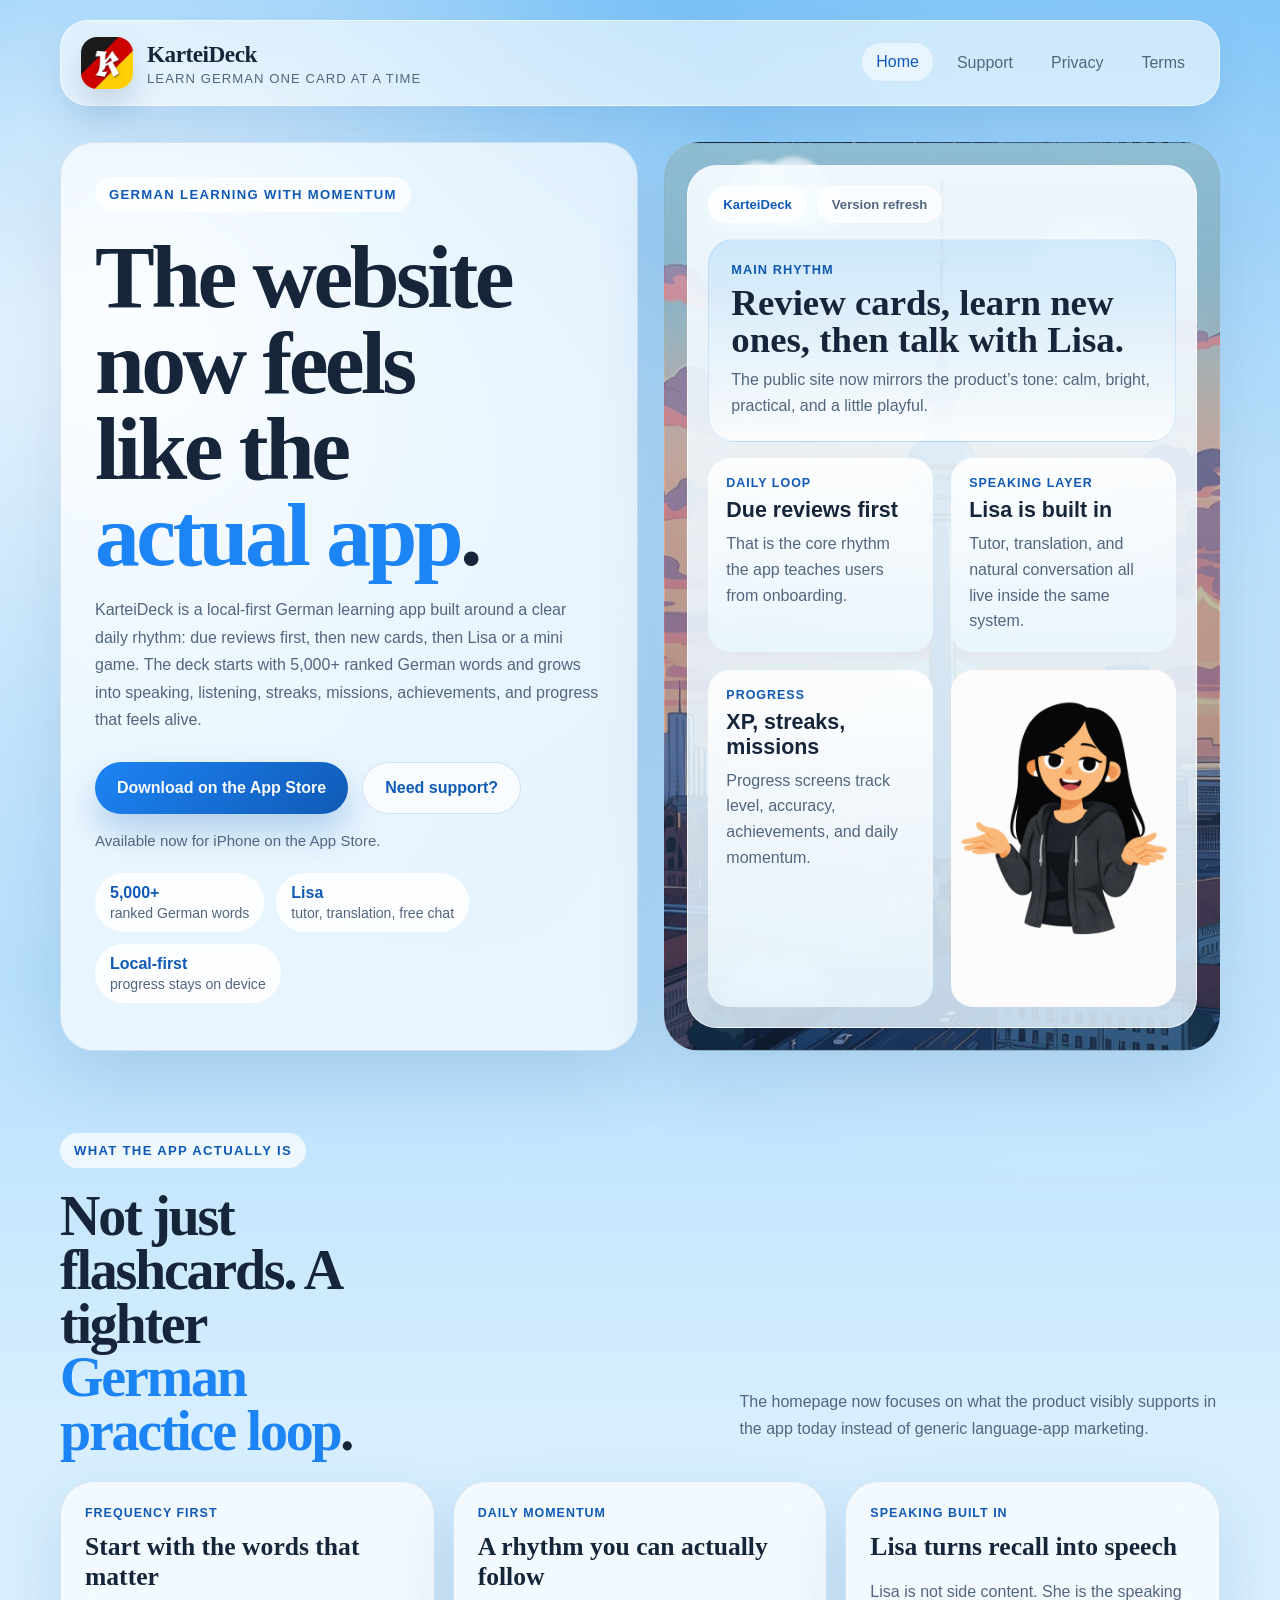
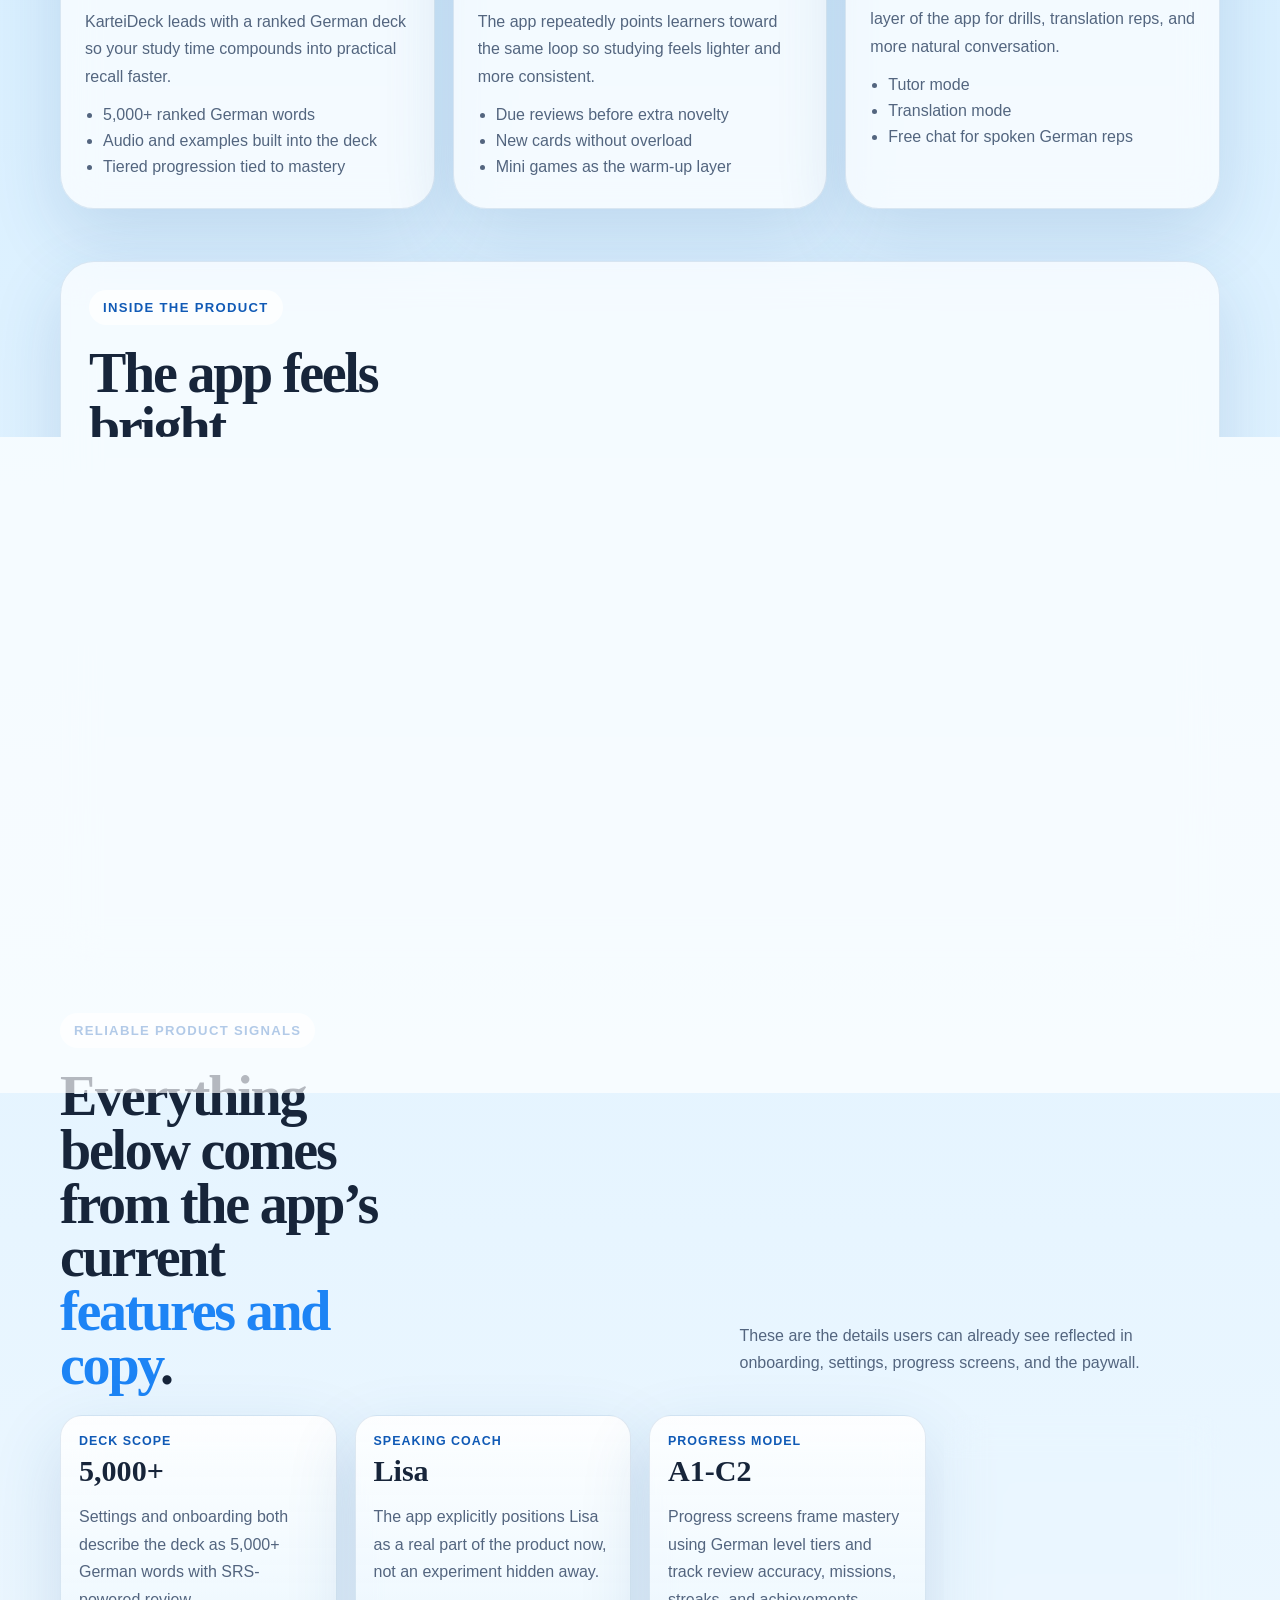
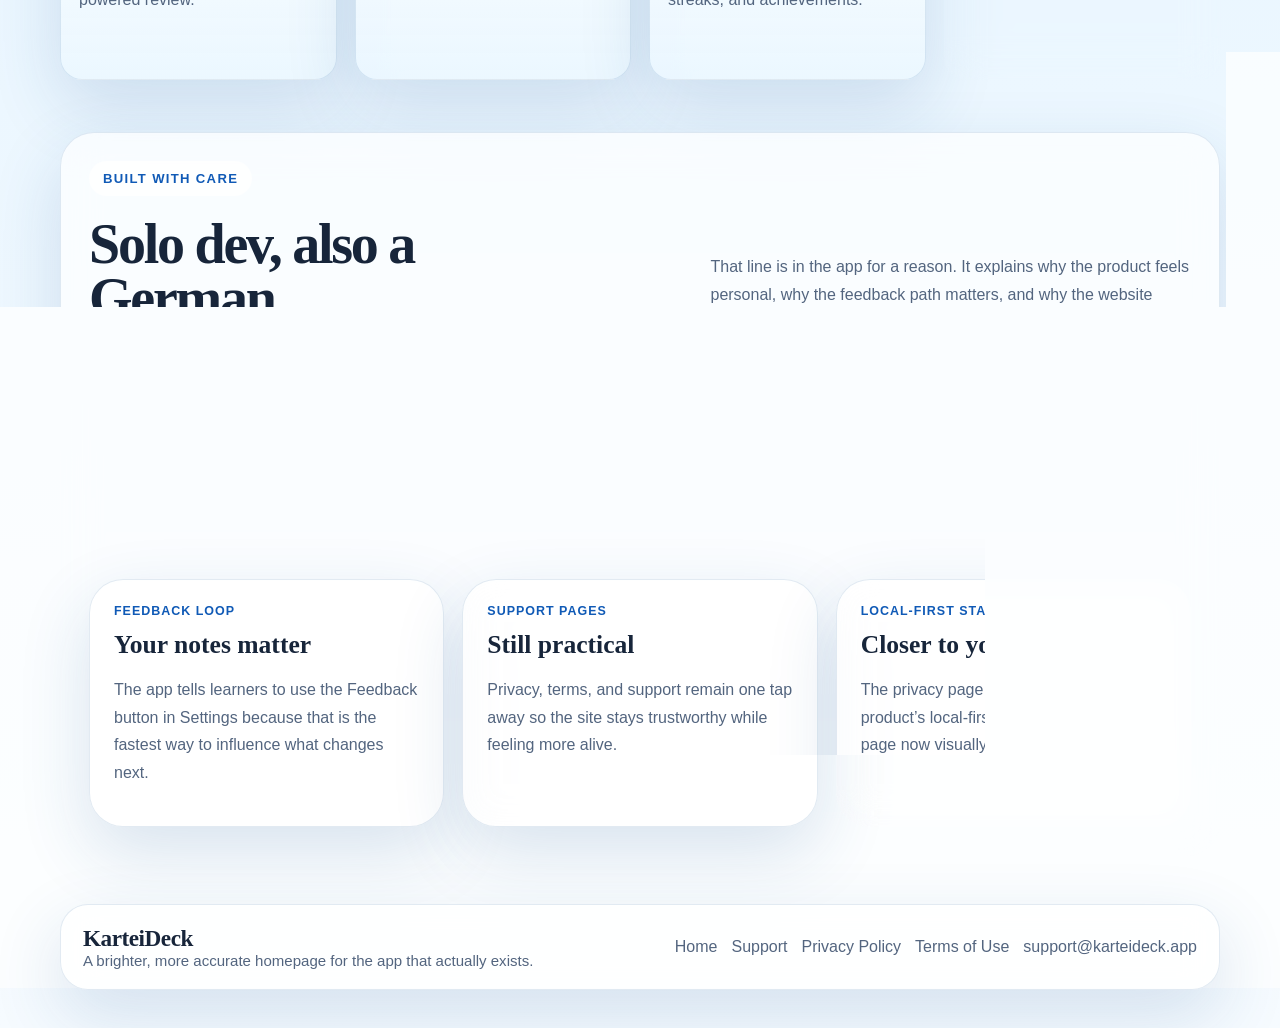
<file: index.html>
<!DOCTYPE html>
<html lang="en">
<head>
  <meta charset="UTF-8">
  <meta name="viewport" content="width=device-width, initial-scale=1.0">
  <title>KarteiDeck | Learn German one card at a time</title>
  <meta name="description" content="KarteiDeck is a German learning app with 5,000+ ranked words, spaced repetition, Lisa conversation practice, mini games, streaks, and local-first progress.">
  <link rel="stylesheet" href="styles.css">
</head>
<body>
  <div class="page-shell">
    <header class="site-header fade-in">
      <nav class="nav">
        <a class="brand" href="index.html">
          <img class="brand-mark" src="assets/app-icon.jpg" alt="KarteiDeck app icon">
          <span class="brand-copy">
            <span class="brand-name">KarteiDeck</span>
            <span class="brand-tag">Learn German one card at a time</span>
          </span>
        </a>
        <div class="nav-links">
          <a class="active" href="index.html">Home</a>
          <a href="support.html">Support</a>
          <a href="privacy.html">Privacy</a>
          <a href="terms-of-use.html">Terms</a>
        </div>
      </nav>
    </header>

    <main>
      <section class="hero hero-app">
        <div class="hero-panel hero-copy fade-in delay-1">
          <div class="eyebrow">German learning with momentum</div>
          <h1 class="hero-title">The website now feels like the <span class="accent-text">actual app</span>.</h1>
          <p class="hero-subtitle">
            KarteiDeck is a local-first German learning app built around a clear daily rhythm:
            due reviews first, then new cards, then Lisa or a mini game. The deck starts with
            5,000+ ranked German words and grows into speaking, listening, streaks, missions,
            achievements, and progress that feels alive.
          </p>
          <div class="hero-actions">
            <a class="button" href="https://apps.apple.com/us/app/karteideck/id6760624597" target="_blank" rel="noreferrer">Download on the App Store</a>
            <a class="button-secondary" href="support.html">Need support?</a>
          </div>
          <div class="hero-footnote">Available now for iPhone on the App Store.</div>

          <div class="hero-pill-row">
            <div class="signal-pill">
              <span class="signal-value">5,000+</span>
              <span class="signal-label">ranked German words</span>
            </div>
            <div class="signal-pill">
              <span class="signal-value">Lisa</span>
              <span class="signal-label">tutor, translation, free chat</span>
            </div>
            <div class="signal-pill">
              <span class="signal-value">Local-first</span>
              <span class="signal-label">progress stays on device</span>
            </div>
          </div>
        </div>

        <div class="hero-panel hero-stage fade-in delay-2">
          <div class="cloud cloud-one"></div>
          <div class="cloud cloud-two"></div>
          <div class="cloud cloud-three"></div>

          <div class="scene-card app-scene">
            <div class="scene-topbar">
              <div class="scene-badge">KarteiDeck</div>
              <div class="scene-badge scene-badge-soft">Version refresh</div>
            </div>

            <div class="scene-banner">
              <div>
                <div class="scene-kicker">Main rhythm</div>
                <h2>Review cards, learn new ones, then talk with Lisa.</h2>
                <p>The public site now mirrors the product’s tone: calm, bright, practical, and a little playful.</p>
              </div>
            </div>

            <div class="scene-grid">
              <article class="dashboard-tile">
                <span class="tile-label">Daily loop</span>
                <strong>Due reviews first</strong>
                <p>That is the core rhythm the app teaches users from onboarding.</p>
              </article>
              <article class="dashboard-tile">
                <span class="tile-label">Speaking layer</span>
                <strong>Lisa is built in</strong>
                <p>Tutor, translation, and natural conversation all live inside the same system.</p>
              </article>
              <article class="dashboard-tile">
                <span class="tile-label">Progress</span>
                <strong>XP, streaks, missions</strong>
                <p>Progress screens track level, accuracy, achievements, and daily momentum.</p>
              </article>
              <article class="dashboard-tile image-tile">
                <img src="assets/lisa-coach.png" alt="Lisa coach artwork from KarteiDeck">
              </article>
            </div>
          </div>
        </div>
      </section>

      <section class="section">
        <div class="section-header">
          <div>
            <div class="eyebrow">What the app actually is</div>
            <h2 class="section-title">Not just flashcards. A tighter <span class="accent-text">German practice loop</span>.</h2>
          </div>
          <p class="section-copy">
            The homepage now focuses on what the product visibly supports in the app today instead of generic language-app marketing.
          </p>
        </div>

        <div class="feature-grid">
          <article class="feature-card fade-in">
            <div class="feature-kicker">Frequency first</div>
            <h3>Start with the words that matter</h3>
            <p>KarteiDeck leads with a ranked German deck so your study time compounds into practical recall faster.</p>
            <ul class="feature-list">
              <li>5,000+ ranked German words</li>
              <li>Audio and examples built into the deck</li>
              <li>Tiered progression tied to mastery</li>
            </ul>
          </article>

          <article class="feature-card fade-in delay-1">
            <div class="feature-kicker">Daily momentum</div>
            <h3>A rhythm you can actually follow</h3>
            <p>The app repeatedly points learners toward the same loop so studying feels lighter and more consistent.</p>
            <ul class="feature-list">
              <li>Due reviews before extra novelty</li>
              <li>New cards without overload</li>
              <li>Mini games as the warm-up layer</li>
            </ul>
          </article>

          <article class="feature-card fade-in delay-2">
            <div class="feature-kicker">Speaking built in</div>
            <h3>Lisa turns recall into speech</h3>
            <p>Lisa is not side content. She is the speaking layer of the app for drills, translation reps, and more natural conversation.</p>
            <ul class="feature-list">
              <li>Tutor mode</li>
              <li>Translation mode</li>
              <li>Free chat for spoken German reps</li>
            </ul>
          </article>
        </div>
      </section>

      <section class="section">
        <div class="section-panel">
          <div class="section-header">
            <div>
              <div class="eyebrow">Inside the product</div>
              <h2 class="section-title">The app feels bright, friendly, and <span class="accent-text">seriously useful</span>.</h2>
            </div>
            <p class="section-copy">
              KarteiDeck’s interface leans sky-blue, rounded, and glassy on purpose. The site now follows that same language instead of fighting it.
            </p>
          </div>

          <div class="timeline">
            <article class="timeline-step">
              <div class="step-number">01</div>
              <h3>Launch into a light, airy world</h3>
              <p>The app opens with blue skies, clouds, soft gradients, and a calm “Loading your deck...” mood instead of something dark or aggressive.</p>
            </article>

            <article class="timeline-step">
              <div class="step-number">02</div>
              <h3>See progress everywhere</h3>
              <p>XP, streaks, level framing, missions, achievements, banners, and mastery all reinforce that you are moving forward.</p>
            </article>

            <article class="timeline-step">
              <div class="step-number">03</div>
              <h3>Keep the product personal</h3>
              <p>The app openly says it is built by one developer who is also learning German. That honesty belongs on the website too.</p>
            </article>
          </div>
        </div>
      </section>

      <section class="section">
        <div class="section-header">
          <div>
            <div class="eyebrow">Reliable product signals</div>
            <h2 class="section-title">Everything below comes from the app’s current <span class="accent-text">features and copy</span>.</h2>
          </div>
          <p class="section-copy">
            These are the details users can already see reflected in onboarding, settings, progress screens, and the paywall.
          </p>
        </div>

        <div class="metrics-band truth-grid">
          <div class="metric-card">
            <span class="metric-label">Deck scope</span>
            <span class="metric-value">5,000+</span>
            <p class="body-copy">Settings and onboarding both describe the deck as 5,000+ German words with SRS-powered review.</p>
          </div>
          <div class="metric-card">
            <span class="metric-label">Speaking coach</span>
            <span class="metric-value">Lisa</span>
            <p class="body-copy">The app explicitly positions Lisa as a real part of the product now, not an experiment hidden away.</p>
          </div>
          <div class="metric-card">
            <span class="metric-label">Progress model</span>
            <span class="metric-value">A1-C2</span>
            <p class="body-copy">Progress screens frame mastery using German level tiers and track review accuracy, missions, streaks, and achievements.</p>
          </div>
          <div class="metric-card">
            <span class="metric-label">Pro extras</span>
            <span class="metric-value">More cards, banners, rekindle</span>
            <p class="body-copy">The paywall highlights more cards daily, all banners, streak rekindle, weekend 2× XP, and all cosmetics.</p>
          </div>
        </div>
      </section>

      <section class="section">
        <div class="section-panel">
          <div class="section-header">
            <div>
              <div class="eyebrow">Built with care</div>
              <h2 class="section-title">Solo dev, also a German learner.</h2>
            </div>
            <p class="section-copy">
              That line is in the app for a reason. It explains why the product feels personal, why the feedback path matters, and why the website should feel close to the product instead of polished into something generic.
            </p>
          </div>

          <div class="quote-panel">
            <p>
              “This app is built by one person who is learning German too. Your feedback genuinely shapes what gets built next.”
            </p>
            <span>From KarteiDeck onboarding</span>
          </div>

          <div class="feature-grid compact-grid">
            <article class="feature-card">
              <div class="feature-kicker">Feedback loop</div>
              <h3>Your notes matter</h3>
              <p>The app tells learners to use the Feedback button in Settings because that is the fastest way to influence what changes next.</p>
            </article>
            <article class="feature-card">
              <div class="feature-kicker">Support pages</div>
              <h3>Still practical</h3>
              <p>Privacy, terms, and support remain one tap away so the site stays trustworthy while feeling more alive.</p>
            </article>
            <article class="feature-card">
              <div class="feature-kicker">Local-first stance</div>
              <h3>Closer to your device</h3>
              <p>The privacy page already reflects the product’s local-first posture, so the landing page now visually supports that same sense of grounded trust.</p>
            </article>
          </div>
        </div>
      </section>
    </main>

    <footer class="site-footer">
      <div class="footer-card">
        <div>
          <div class="brand-name">KarteiDeck</div>
          <div class="footer-copy">A brighter, more accurate homepage for the app that actually exists.</div>
        </div>
        <div class="footer-links">
          <a href="index.html">Home</a>
          <a href="support.html">Support</a>
          <a href="privacy.html">Privacy Policy</a>
          <a href="terms-of-use.html">Terms of Use</a>
          <a href="mailto:support@karteideck.app">support@karteideck.app</a>
        </div>
      </div>
    </footer>
  </div>
</body>
</html>
</file>
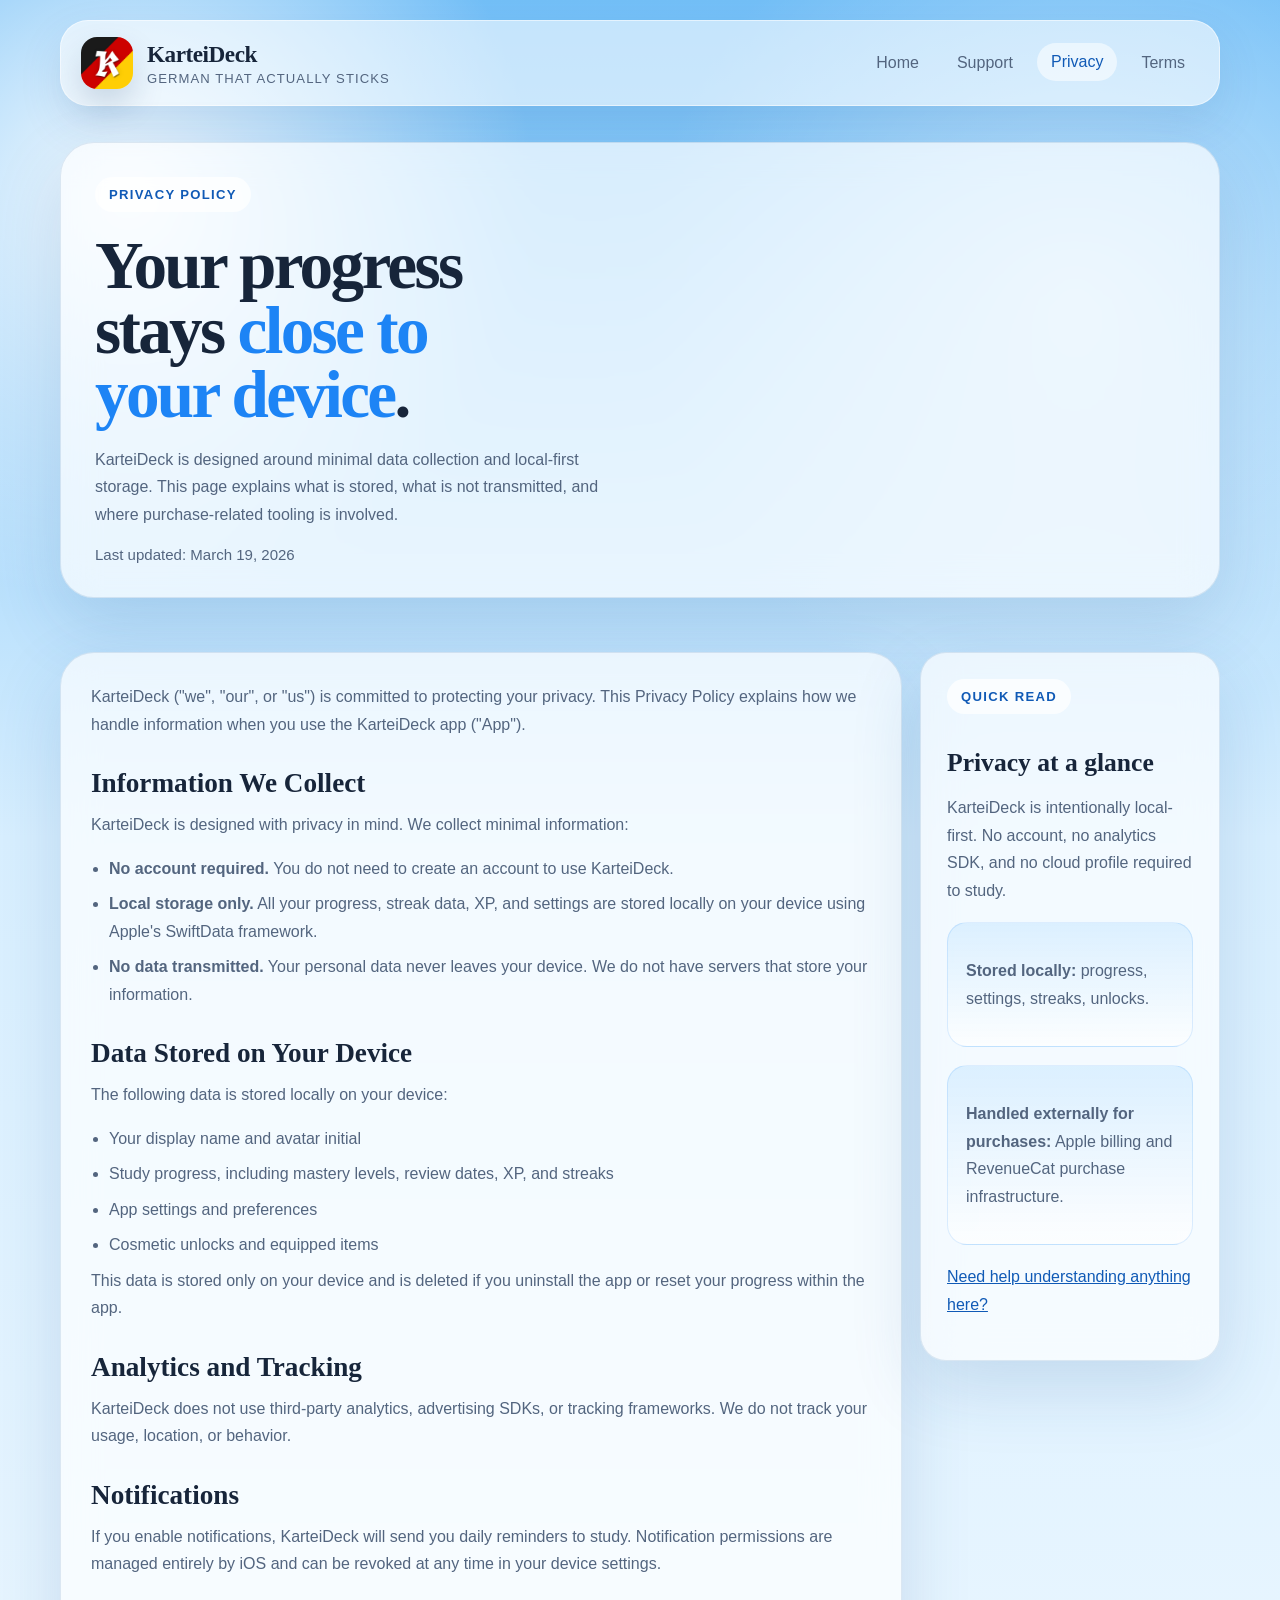
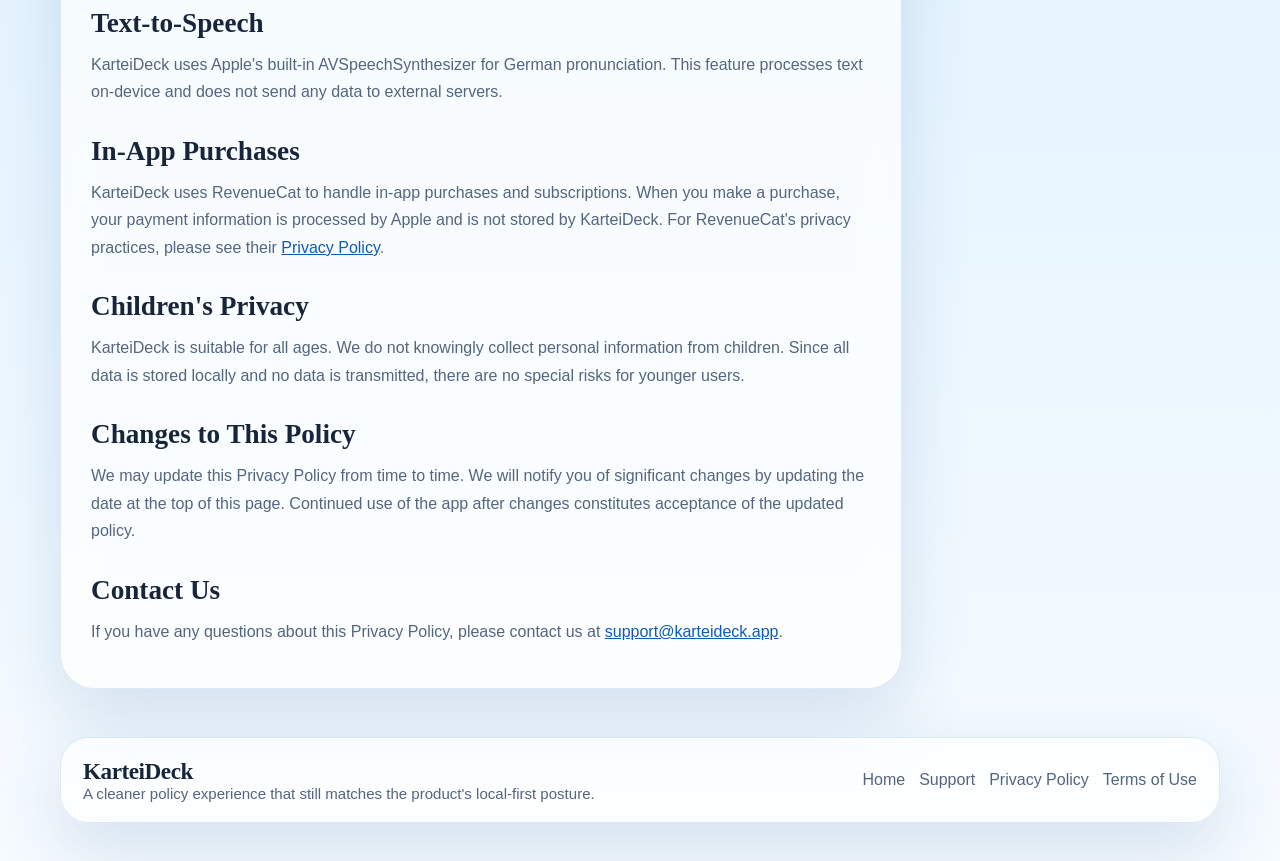
<file: privacy.html>
<!DOCTYPE html>
<html lang="en">
<head>
  <meta charset="UTF-8">
  <meta name="viewport" content="width=device-width, initial-scale=1.0">
  <title>Privacy Policy | KarteiDeck</title>
  <meta name="description" content="Read the KarteiDeck privacy policy, including local device storage, notifications, and purchase processing details.">
  <link rel="stylesheet" href="styles.css">
</head>
<body>
  <div class="page-shell">
    <header class="site-header fade-in">
      <nav class="nav">
        <a class="brand" href="index.html">
          <img class="brand-mark" src="assets/app-icon.jpg" alt="KarteiDeck app icon">
          <span class="brand-copy">
            <span class="brand-name">KarteiDeck</span>
            <span class="brand-tag">German that actually sticks</span>
          </span>
        </a>
        <div class="nav-links">
          <a href="index.html">Home</a>
          <a href="support.html">Support</a>
          <a class="active" href="privacy.html">Privacy</a>
          <a href="terms-of-use.html">Terms</a>
        </div>
      </nav>
    </header>

    <main>
      <section class="page-hero">
        <div class="hero-panel page-hero-card fade-in delay-1">
          <div class="eyebrow">Privacy Policy</div>
          <h1 class="page-title">Your progress stays <span class="accent-text">close to your device</span>.</h1>
          <p class="page-subtitle">
            KarteiDeck is designed around minimal data collection and local-first storage. This page explains what is stored,
            what is not transmitted, and where purchase-related tooling is involved.
          </p>
          <div class="meta-row">Last updated: March 19, 2026</div>
        </div>
      </section>

      <section class="section">
        <div class="legal-grid">
          <article class="article-shell fade-in">
            <p>KarteiDeck ("we", "our", or "us") is committed to protecting your privacy. This Privacy Policy explains how we handle information when you use the KarteiDeck app ("App").</p>

            <h2>Information We Collect</h2>
            <p>KarteiDeck is designed with privacy in mind. We collect minimal information:</p>
            <ul>
              <li><strong>No account required.</strong> You do not need to create an account to use KarteiDeck.</li>
              <li><strong>Local storage only.</strong> All your progress, streak data, XP, and settings are stored locally on your device using Apple's SwiftData framework.</li>
              <li><strong>No data transmitted.</strong> Your personal data never leaves your device. We do not have servers that store your information.</li>
            </ul>

            <h2>Data Stored on Your Device</h2>
            <p>The following data is stored locally on your device:</p>
            <ul>
              <li>Your display name and avatar initial</li>
              <li>Study progress, including mastery levels, review dates, XP, and streaks</li>
              <li>App settings and preferences</li>
              <li>Cosmetic unlocks and equipped items</li>
            </ul>
            <p>This data is stored only on your device and is deleted if you uninstall the app or reset your progress within the app.</p>

            <h2>Analytics and Tracking</h2>
            <p>KarteiDeck does not use third-party analytics, advertising SDKs, or tracking frameworks. We do not track your usage, location, or behavior.</p>

            <h2>Notifications</h2>
            <p>If you enable notifications, KarteiDeck will send you daily reminders to study. Notification permissions are managed entirely by iOS and can be revoked at any time in your device settings.</p>

            <h2>Text-to-Speech</h2>
            <p>KarteiDeck uses Apple's built-in AVSpeechSynthesizer for German pronunciation. This feature processes text on-device and does not send any data to external servers.</p>

            <h2>In-App Purchases</h2>
            <p>KarteiDeck uses RevenueCat to handle in-app purchases and subscriptions. When you make a purchase, your payment information is processed by Apple and is not stored by KarteiDeck. For RevenueCat's privacy practices, please see their <a href="https://www.revenuecat.com/privacy" target="_blank" rel="noreferrer">Privacy Policy</a>.</p>

            <h2>Children's Privacy</h2>
            <p>KarteiDeck is suitable for all ages. We do not knowingly collect personal information from children. Since all data is stored locally and no data is transmitted, there are no special risks for younger users.</p>

            <h2>Changes to This Policy</h2>
            <p>We may update this Privacy Policy from time to time. We will notify you of significant changes by updating the date at the top of this page. Continued use of the app after changes constitutes acceptance of the updated policy.</p>

            <h2>Contact Us</h2>
            <p>If you have any questions about this Privacy Policy, please contact us at <a href="mailto:support@karteideck.app">support@karteideck.app</a>.</p>
          </article>

          <aside class="legal-callout fade-in delay-1">
            <div class="eyebrow">Quick read</div>
            <h3>Privacy at a glance</h3>
            <p>KarteiDeck is intentionally local-first. No account, no analytics SDK, and no cloud profile required to study.</p>
            <div class="note-box">
              <p><strong>Stored locally:</strong> progress, settings, streaks, unlocks.</p>
            </div>
            <div class="note-box">
              <p><strong>Handled externally for purchases:</strong> Apple billing and RevenueCat purchase infrastructure.</p>
            </div>
            <p><a href="support.html">Need help understanding anything here?</a></p>
          </aside>
        </div>
      </section>
    </main>

    <footer class="site-footer">
      <div class="footer-card">
        <div>
          <div class="brand-name">KarteiDeck</div>
          <div class="footer-copy">A cleaner policy experience that still matches the product's local-first posture.</div>
        </div>
        <div class="footer-links">
          <a href="index.html">Home</a>
          <a href="support.html">Support</a>
          <a href="privacy.html">Privacy Policy</a>
          <a href="terms-of-use.html">Terms of Use</a>
        </div>
      </div>
    </footer>
  </div>
</body>
</html>
</file>
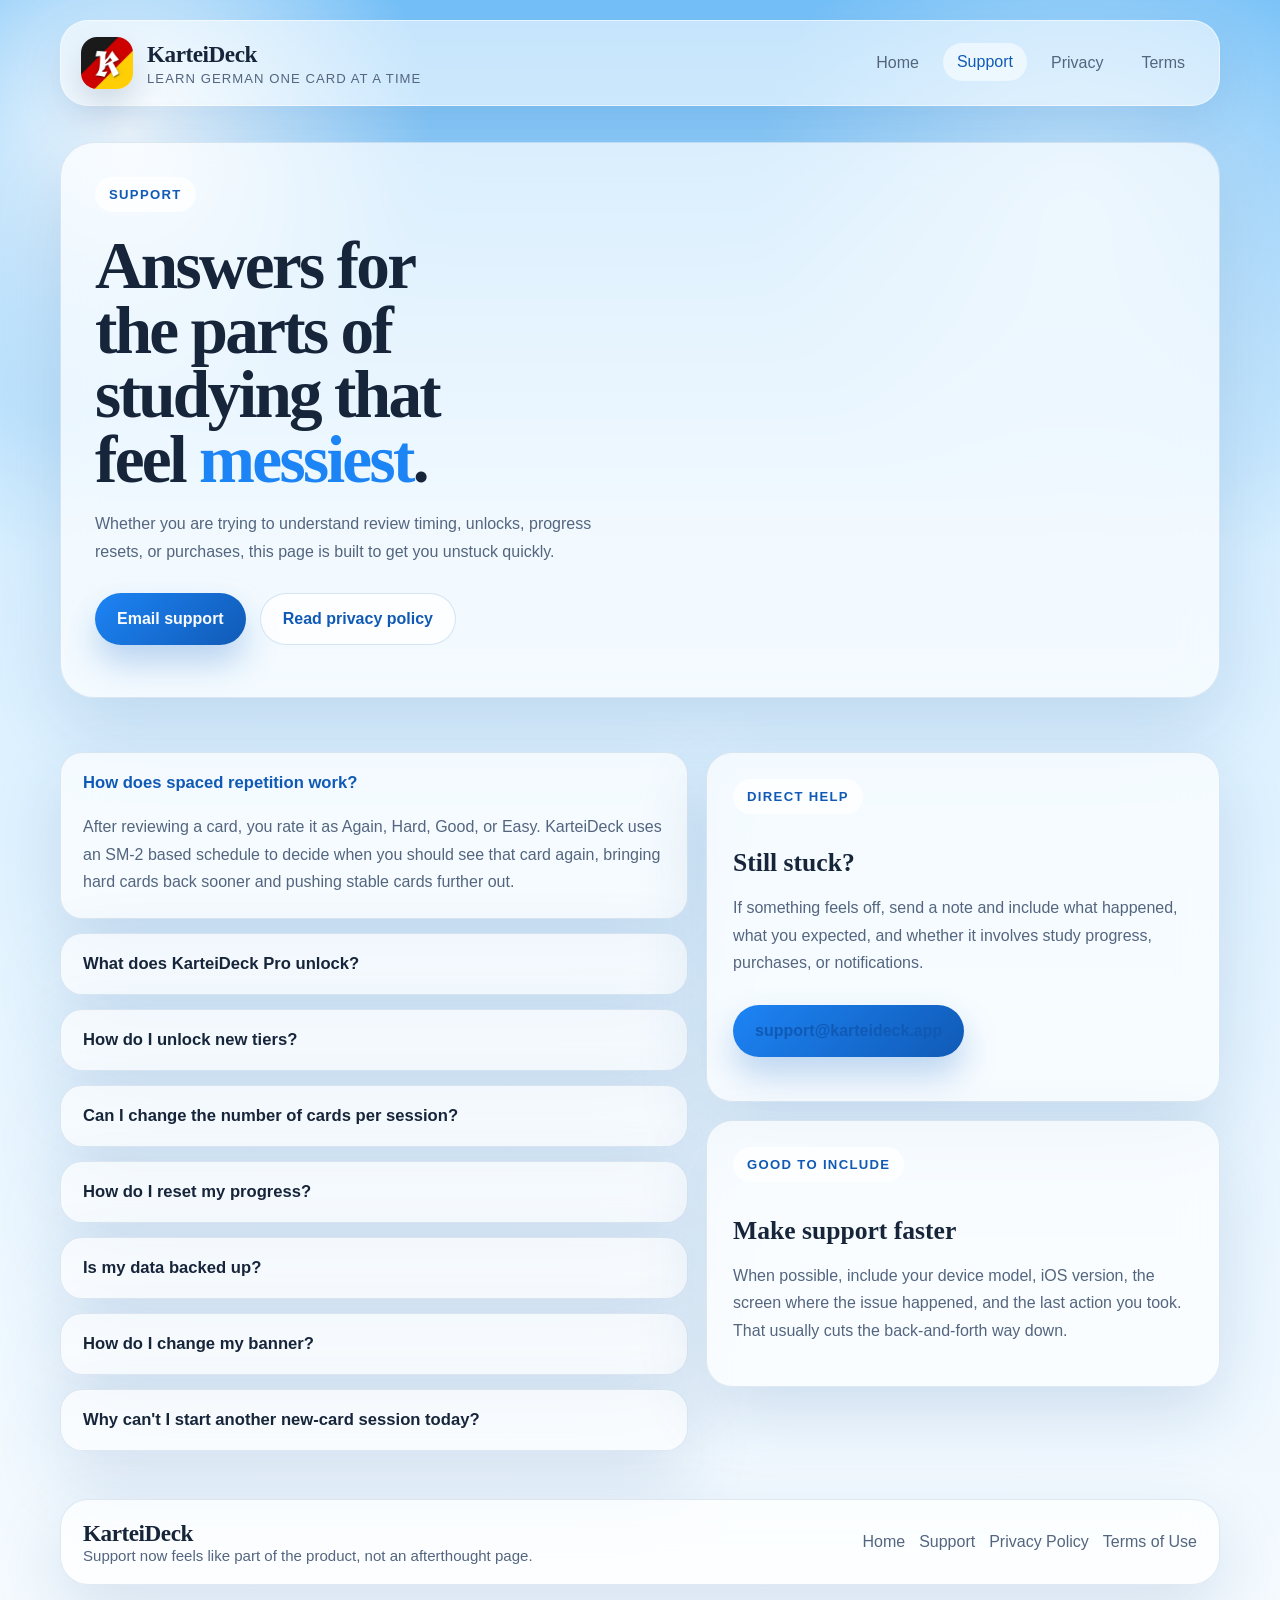
<file: support.html>
<!DOCTYPE html>
<html lang="en">
<head>
  <meta charset="UTF-8">
  <meta name="viewport" content="width=device-width, initial-scale=1.0">
  <title>Support | KarteiDeck</title>
  <meta name="description" content="KarteiDeck support, FAQ, and direct email help for study setup, subscriptions, streaks, and progress questions.">
  <link rel="stylesheet" href="styles.css">
</head>
<body>
  <div class="page-shell">
    <header class="site-header fade-in">
      <nav class="nav">
        <a class="brand" href="index.html">
          <img class="brand-mark" src="assets/app-icon.jpg" alt="KarteiDeck app icon">
          <span class="brand-copy">
            <span class="brand-name">KarteiDeck</span>
            <span class="brand-tag">Learn German one card at a time</span>
          </span>
        </a>
        <div class="nav-links">
          <a href="index.html">Home</a>
          <a class="active" href="support.html">Support</a>
          <a href="privacy.html">Privacy</a>
          <a href="terms-of-use.html">Terms</a>
        </div>
      </nav>
    </header>

    <main>
      <section class="page-hero">
        <div class="hero-panel page-hero-card fade-in delay-1">
          <div class="eyebrow">Support</div>
          <h1 class="page-title">Answers for the parts of studying that feel <span class="accent-text">messiest</span>.</h1>
          <p class="page-subtitle">
            Whether you are trying to understand review timing, unlocks, progress resets, or purchases, this page is built to get you unstuck quickly.
          </p>
          <div class="hero-actions">
            <a class="button" href="mailto:support@karteideck.app">Email support</a>
            <a class="button-secondary" href="privacy.html">Read privacy policy</a>
          </div>
        </div>
      </section>

      <section class="section">
        <div class="support-grid">
          <div class="faq-list">
            <details class="faq-item" open>
              <summary>How does spaced repetition work?</summary>
              <div class="faq-body">After reviewing a card, you rate it as Again, Hard, Good, or Easy. KarteiDeck uses an SM-2 based schedule to decide when you should see that card again, bringing hard cards back sooner and pushing stable cards further out.</div>
            </details>

            <details class="faq-item">
              <summary>What does KarteiDeck Pro unlock?</summary>
              <div class="faq-body">The app's Pro screen highlights more cards daily, all banners, streak rekindle, weekend 2× XP, and all cosmetics. If a setting opens the paywall, that feature is part of Pro.</div>
            </details>

            <details class="faq-item">
              <summary>How do I unlock new tiers?</summary>
              <div class="faq-body">Each tier opens when you reach Strong or Mastered status on enough words in the current tier. The system is designed to reward actual retention rather than quick exposure.</div>
            </details>

            <details class="faq-item">
              <summary>Can I change the number of cards per session?</summary>
              <div class="faq-body">Yes. In the app, go to Profile, then Settings, and adjust the sliders for new cards and review cards per session.</div>
            </details>

            <details class="faq-item">
              <summary>How do I reset my progress?</summary>
              <div class="faq-body">Go to Profile, then Settings, scroll to the data section, and choose the reset option. This clears cards, XP, streaks, and related local progress.</div>
            </details>

            <details class="faq-item">
              <summary>Is my data backed up?</summary>
              <div class="faq-body">Your data is stored locally on your device. If you delete the app, your progress may be lost. iCloud sync is not described on this site yet, so assume local-only behavior unless the product explicitly says otherwise.</div>
            </details>

            <details class="faq-item">
              <summary>How do I change my banner?</summary>
              <div class="faq-body">Open Profile and look for the Change Banner option. The app supports banner selection there, and the Pro screen says Pro unlocks the full banner set.</div>
            </details>

            <details class="faq-item">
              <summary>Why can't I start another new-card session today?</summary>
              <div class="faq-body">KarteiDeck limits new cards per day to protect memory consolidation. Due cards stay available, and your settings may let you tune the daily cap.</div>
            </details>
          </div>

          <aside class="support-grid-right">
            <article class="support-card fade-in delay-1">
              <div class="eyebrow">Direct help</div>
              <h3>Still stuck?</h3>
              <p>If something feels off, send a note and include what happened, what you expected, and whether it involves study progress, purchases, or notifications.</p>
              <div class="hero-actions">
                <a class="button" href="mailto:support@karteideck.app">support@karteideck.app</a>
              </div>
            </article>

            <article class="support-card fade-in delay-2">
              <div class="eyebrow">Good to include</div>
              <h3>Make support faster</h3>
              <p>When possible, include your device model, iOS version, the screen where the issue happened, and the last action you took. That usually cuts the back-and-forth way down.</p>
            </article>
          </aside>
        </div>
      </section>
    </main>

    <footer class="site-footer">
      <div class="footer-card">
        <div>
          <div class="brand-name">KarteiDeck</div>
          <div class="footer-copy">Support now feels like part of the product, not an afterthought page.</div>
        </div>
        <div class="footer-links">
          <a href="index.html">Home</a>
          <a href="support.html">Support</a>
          <a href="privacy.html">Privacy Policy</a>
          <a href="terms-of-use.html">Terms of Use</a>
        </div>
      </div>
    </footer>
  </div>
</body>
</html>
</file>
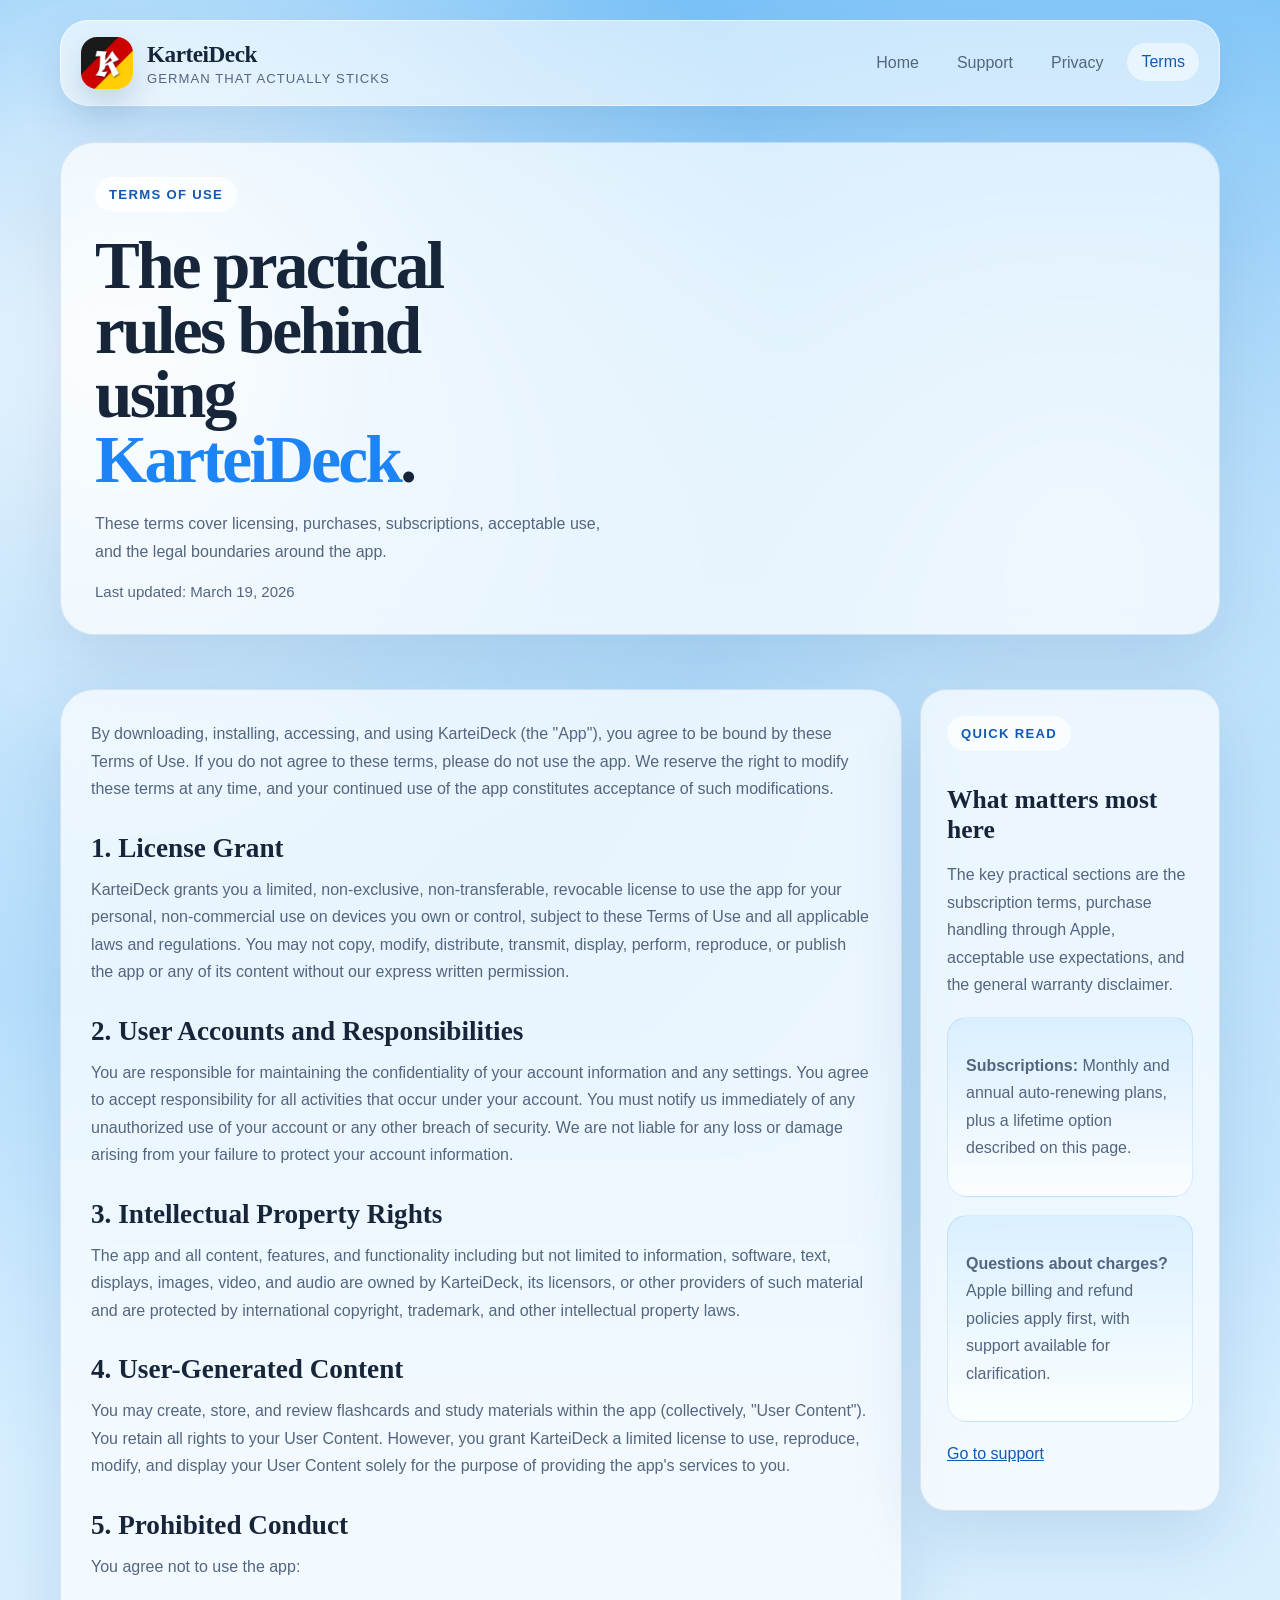
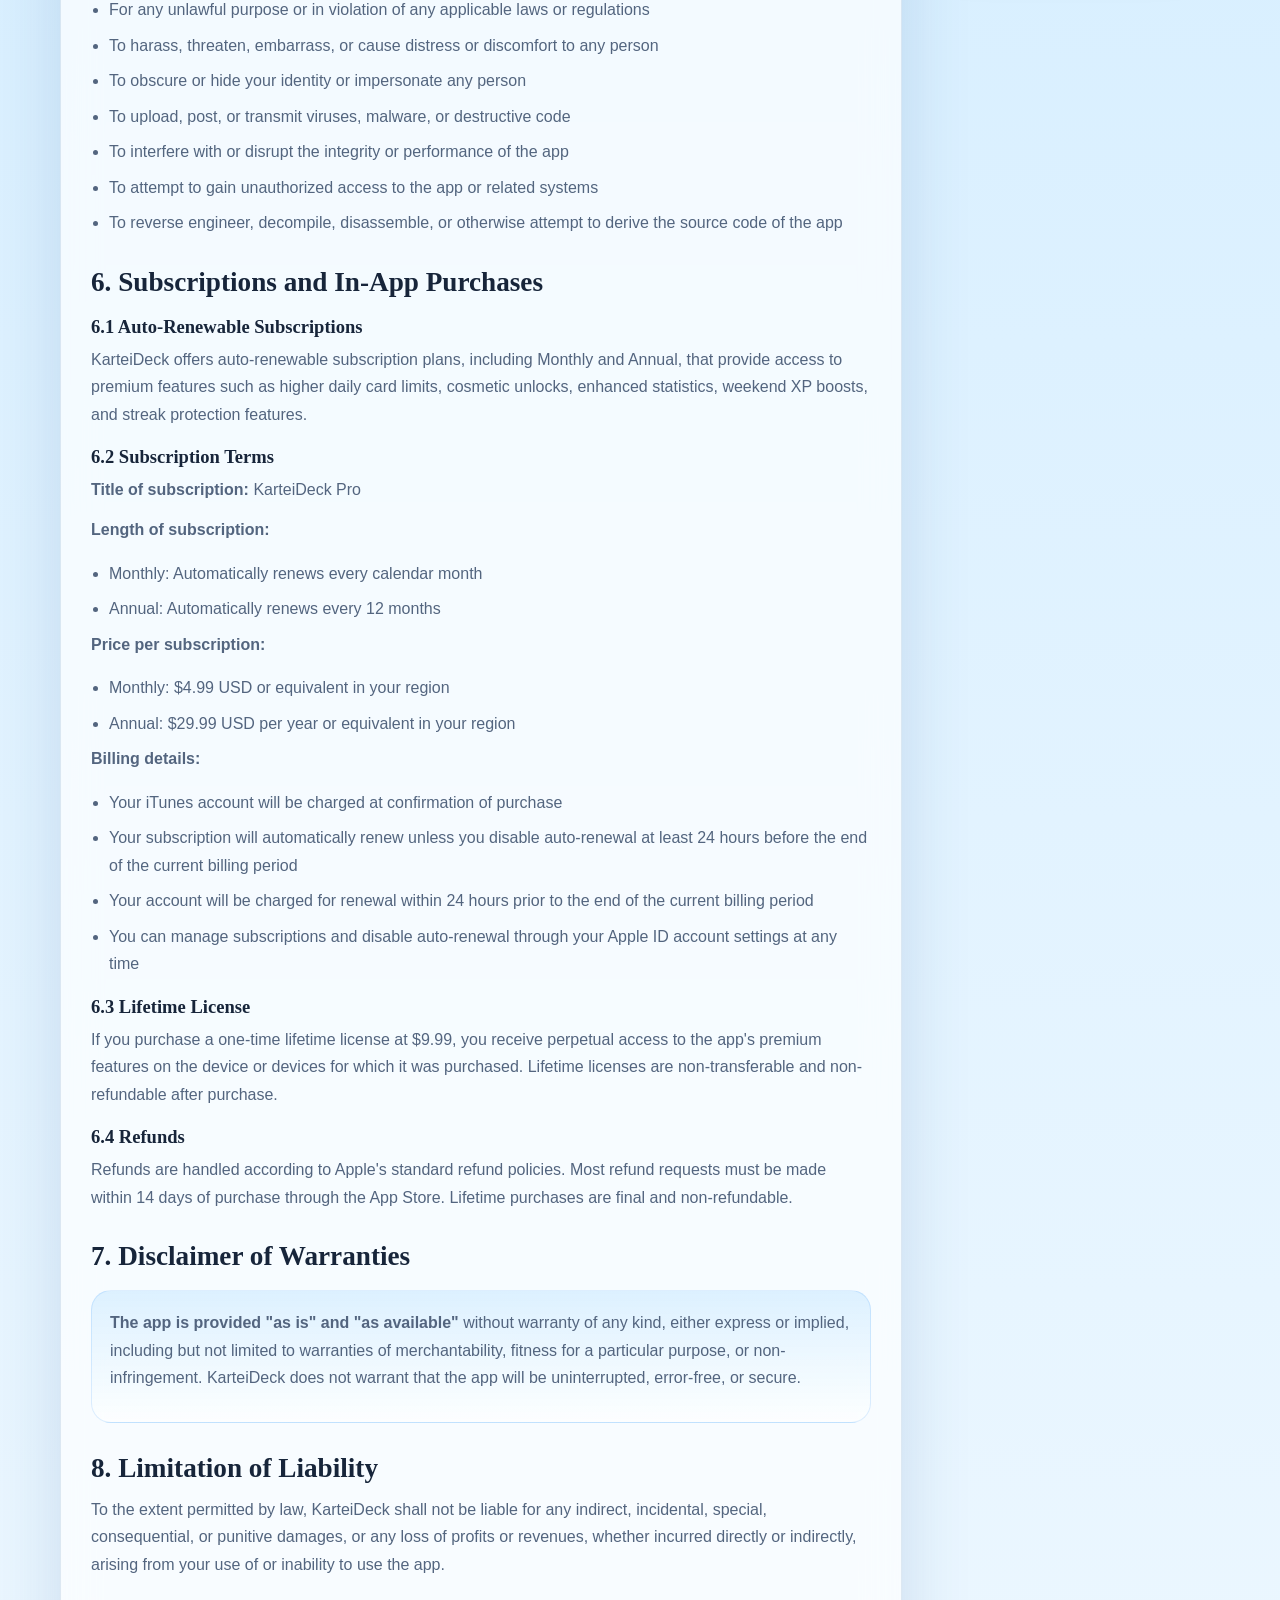
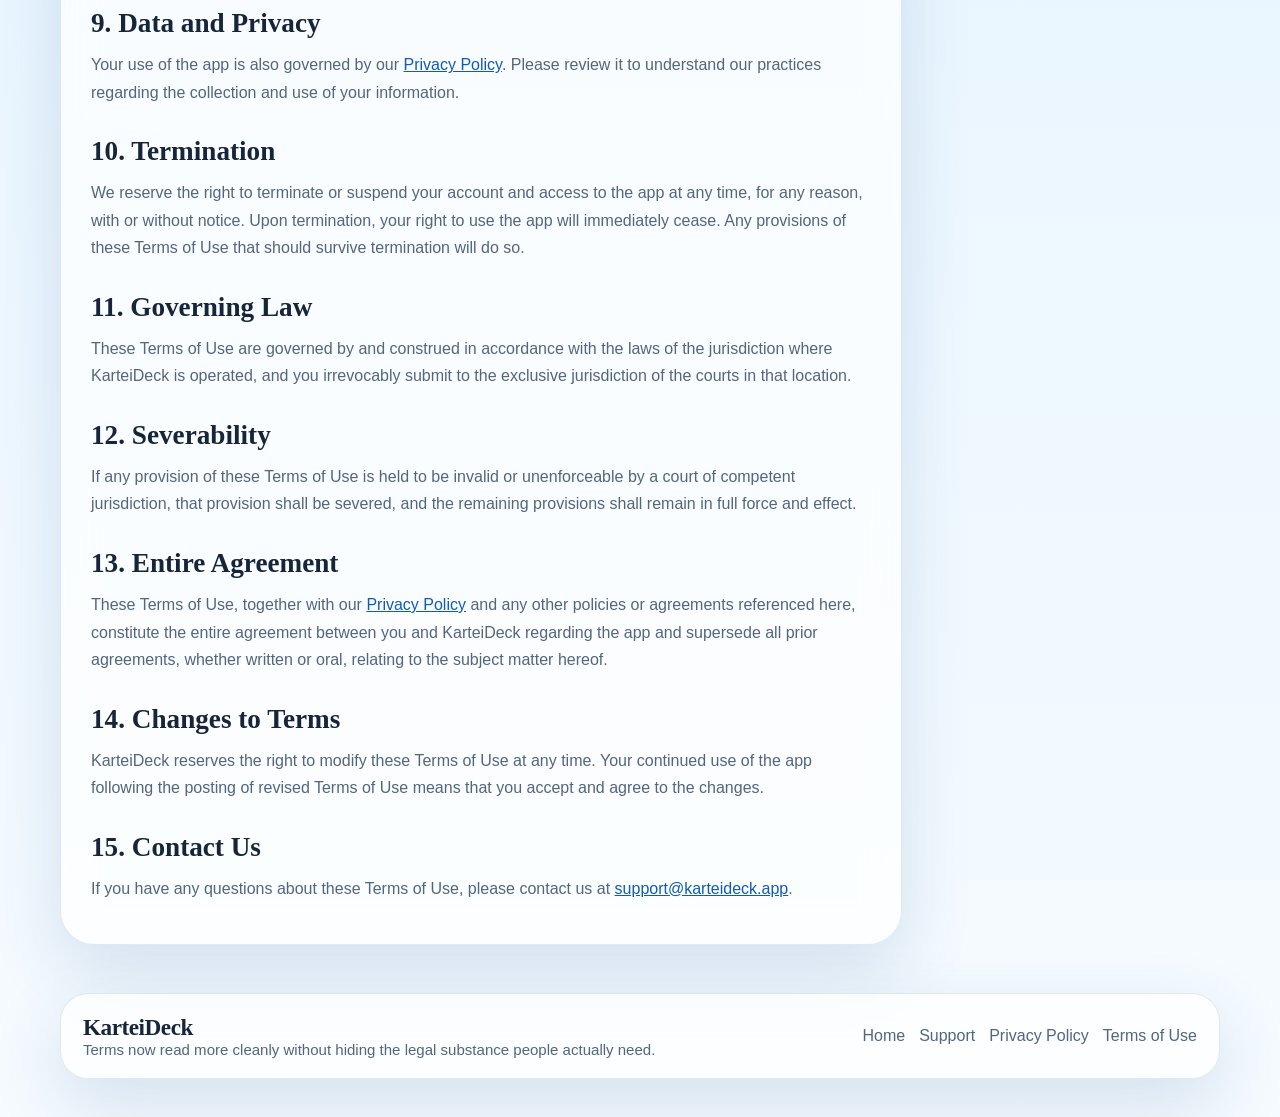
<file: terms-of-use.html>
<!DOCTYPE html>
<html lang="en">
<head>
  <meta charset="UTF-8">
  <meta name="viewport" content="width=device-width, initial-scale=1.0">
  <title>Terms of Use | KarteiDeck</title>
  <meta name="description" content="Read the KarteiDeck terms of use, subscription details, purchase conditions, and general legal terms.">
  <link rel="stylesheet" href="styles.css">
</head>
<body>
  <div class="page-shell">
    <header class="site-header fade-in">
      <nav class="nav">
        <a class="brand" href="index.html">
          <img class="brand-mark" src="assets/app-icon.jpg" alt="KarteiDeck app icon">
          <span class="brand-copy">
            <span class="brand-name">KarteiDeck</span>
            <span class="brand-tag">German that actually sticks</span>
          </span>
        </a>
        <div class="nav-links">
          <a href="index.html">Home</a>
          <a href="support.html">Support</a>
          <a href="privacy.html">Privacy</a>
          <a class="active" href="terms-of-use.html">Terms</a>
        </div>
      </nav>
    </header>

    <main>
      <section class="page-hero">
        <div class="hero-panel page-hero-card fade-in delay-1">
          <div class="eyebrow">Terms of Use</div>
          <h1 class="page-title">The practical rules behind using <span class="accent-text">KarteiDeck</span>.</h1>
          <p class="page-subtitle">
            These terms cover licensing, purchases, subscriptions, acceptable use, and the legal boundaries around the app.
          </p>
          <div class="meta-row">Last updated: March 19, 2026</div>
        </div>
      </section>

      <section class="section">
        <div class="legal-grid">
          <article class="article-shell fade-in">
            <p>By downloading, installing, accessing, and using KarteiDeck (the "App"), you agree to be bound by these Terms of Use. If you do not agree to these terms, please do not use the app. We reserve the right to modify these terms at any time, and your continued use of the app constitutes acceptance of such modifications.</p>

            <h2>1. License Grant</h2>
            <p>KarteiDeck grants you a limited, non-exclusive, non-transferable, revocable license to use the app for your personal, non-commercial use on devices you own or control, subject to these Terms of Use and all applicable laws and regulations. You may not copy, modify, distribute, transmit, display, perform, reproduce, or publish the app or any of its content without our express written permission.</p>

            <h2>2. User Accounts and Responsibilities</h2>
            <p>You are responsible for maintaining the confidentiality of your account information and any settings. You agree to accept responsibility for all activities that occur under your account. You must notify us immediately of any unauthorized use of your account or any other breach of security. We are not liable for any loss or damage arising from your failure to protect your account information.</p>

            <h2>3. Intellectual Property Rights</h2>
            <p>The app and all content, features, and functionality including but not limited to information, software, text, displays, images, video, and audio are owned by KarteiDeck, its licensors, or other providers of such material and are protected by international copyright, trademark, and other intellectual property laws.</p>

            <h2>4. User-Generated Content</h2>
            <p>You may create, store, and review flashcards and study materials within the app (collectively, "User Content"). You retain all rights to your User Content. However, you grant KarteiDeck a limited license to use, reproduce, modify, and display your User Content solely for the purpose of providing the app's services to you.</p>

            <h2>5. Prohibited Conduct</h2>
            <p>You agree not to use the app:</p>
            <ul>
              <li>For any unlawful purpose or in violation of any applicable laws or regulations</li>
              <li>To harass, threaten, embarrass, or cause distress or discomfort to any person</li>
              <li>To obscure or hide your identity or impersonate any person</li>
              <li>To upload, post, or transmit viruses, malware, or destructive code</li>
              <li>To interfere with or disrupt the integrity or performance of the app</li>
              <li>To attempt to gain unauthorized access to the app or related systems</li>
              <li>To reverse engineer, decompile, disassemble, or otherwise attempt to derive the source code of the app</li>
            </ul>

            <h2>6. Subscriptions and In-App Purchases</h2>
            <h3>6.1 Auto-Renewable Subscriptions</h3>
            <p>KarteiDeck offers auto-renewable subscription plans, including Monthly and Annual, that provide access to premium features such as higher daily card limits, cosmetic unlocks, enhanced statistics, weekend XP boosts, and streak protection features.</p>

            <h3>6.2 Subscription Terms</h3>
            <p><strong>Title of subscription:</strong> KarteiDeck Pro</p>
            <p><strong>Length of subscription:</strong></p>
            <ul>
              <li>Monthly: Automatically renews every calendar month</li>
              <li>Annual: Automatically renews every 12 months</li>
            </ul>
            <p><strong>Price per subscription:</strong></p>
            <ul>
              <li>Monthly: $4.99 USD or equivalent in your region</li>
              <li>Annual: $29.99 USD per year or equivalent in your region</li>
            </ul>
            <p><strong>Billing details:</strong></p>
            <ul>
              <li>Your iTunes account will be charged at confirmation of purchase</li>
              <li>Your subscription will automatically renew unless you disable auto-renewal at least 24 hours before the end of the current billing period</li>
              <li>Your account will be charged for renewal within 24 hours prior to the end of the current billing period</li>
              <li>You can manage subscriptions and disable auto-renewal through your Apple ID account settings at any time</li>
            </ul>

            <h3>6.3 Lifetime License</h3>
            <p>If you purchase a one-time lifetime license at $9.99, you receive perpetual access to the app's premium features on the device or devices for which it was purchased. Lifetime licenses are non-transferable and non-refundable after purchase.</p>

            <h3>6.4 Refunds</h3>
            <p>Refunds are handled according to Apple's standard refund policies. Most refund requests must be made within 14 days of purchase through the App Store. Lifetime purchases are final and non-refundable.</p>

            <h2>7. Disclaimer of Warranties</h2>
            <div class="note-box">
              <p><strong>The app is provided "as is" and "as available"</strong> without warranty of any kind, either express or implied, including but not limited to warranties of merchantability, fitness for a particular purpose, or non-infringement. KarteiDeck does not warrant that the app will be uninterrupted, error-free, or secure.</p>
            </div>

            <h2>8. Limitation of Liability</h2>
            <p>To the extent permitted by law, KarteiDeck shall not be liable for any indirect, incidental, special, consequential, or punitive damages, or any loss of profits or revenues, whether incurred directly or indirectly, arising from your use of or inability to use the app.</p>

            <h2>9. Data and Privacy</h2>
            <p>Your use of the app is also governed by our <a href="privacy.html">Privacy Policy</a>. Please review it to understand our practices regarding the collection and use of your information.</p>

            <h2>10. Termination</h2>
            <p>We reserve the right to terminate or suspend your account and access to the app at any time, for any reason, with or without notice. Upon termination, your right to use the app will immediately cease. Any provisions of these Terms of Use that should survive termination will do so.</p>

            <h2>11. Governing Law</h2>
            <p>These Terms of Use are governed by and construed in accordance with the laws of the jurisdiction where KarteiDeck is operated, and you irrevocably submit to the exclusive jurisdiction of the courts in that location.</p>

            <h2>12. Severability</h2>
            <p>If any provision of these Terms of Use is held to be invalid or unenforceable by a court of competent jurisdiction, that provision shall be severed, and the remaining provisions shall remain in full force and effect.</p>

            <h2>13. Entire Agreement</h2>
            <p>These Terms of Use, together with our <a href="privacy.html">Privacy Policy</a> and any other policies or agreements referenced here, constitute the entire agreement between you and KarteiDeck regarding the app and supersede all prior agreements, whether written or oral, relating to the subject matter hereof.</p>

            <h2>14. Changes to Terms</h2>
            <p>KarteiDeck reserves the right to modify these Terms of Use at any time. Your continued use of the app following the posting of revised Terms of Use means that you accept and agree to the changes.</p>

            <h2>15. Contact Us</h2>
            <p>If you have any questions about these Terms of Use, please contact us at <a href="mailto:support@karteideck.app">support@karteideck.app</a>.</p>
          </article>

          <aside class="legal-callout fade-in delay-1">
            <div class="eyebrow">Quick read</div>
            <h3>What matters most here</h3>
            <p>The key practical sections are the subscription terms, purchase handling through Apple, acceptable use expectations, and the general warranty disclaimer.</p>
            <div class="note-box">
              <p><strong>Subscriptions:</strong> Monthly and annual auto-renewing plans, plus a lifetime option described on this page.</p>
            </div>
            <div class="note-box">
              <p><strong>Questions about charges?</strong> Apple billing and refund policies apply first, with support available for clarification.</p>
            </div>
            <p><a href="support.html">Go to support</a></p>
          </aside>
        </div>
      </section>
    </main>

    <footer class="site-footer">
      <div class="footer-card">
        <div>
          <div class="brand-name">KarteiDeck</div>
          <div class="footer-copy">Terms now read more cleanly without hiding the legal substance people actually need.</div>
        </div>
        <div class="footer-links">
          <a href="index.html">Home</a>
          <a href="support.html">Support</a>
          <a href="privacy.html">Privacy Policy</a>
          <a href="terms-of-use.html">Terms of Use</a>
        </div>
      </div>
    </footer>
  </div>
</body>
</html>
</file>
<file: styles.css>
:root {
  --bg-top: #73bff7;
  --bg-mid: #d8efff;
  --bg-bottom: #f6fbff;
  --surface: rgba(255, 255, 255, 0.68);
  --surface-strong: rgba(255, 255, 255, 0.9);
  --surface-border: rgba(22, 87, 146, 0.12);
  --text: #17253a;
  --muted: #53657f;
  --accent: #1d84f5;
  --accent-strong: #105ab6;
  --accent-soft: rgba(29, 132, 245, 0.12);
  --mint: #39b985;
  --gold: #f0c24c;
  --purple: #6f47df;
  --orange: #ff8f2b;
  --shadow: 0 26px 70px rgba(31, 87, 150, 0.16);
  --shadow-soft: 0 18px 44px rgba(32, 91, 155, 0.12);
  --radius-xl: 34px;
  --radius-lg: 26px;
  --radius-md: 20px;
  --radius-pill: 999px;
  --container: min(1160px, calc(100vw - 32px));
}

* {
  box-sizing: border-box;
}

html {
  scroll-behavior: smooth;
}

body {
  margin: 0;
  min-height: 100vh;
  font-family: "Avenir Next", "Trebuchet MS", "Segoe UI", sans-serif;
  color: var(--text);
  background:
    radial-gradient(circle at 10% 8%, rgba(255, 255, 255, 0.9), transparent 16%),
    radial-gradient(circle at 84% 12%, rgba(255, 255, 255, 0.48), transparent 18%),
    linear-gradient(180deg, var(--bg-top) 0%, var(--bg-mid) 34%, var(--bg-bottom) 100%);
}

img {
  display: block;
  max-width: 100%;
}

a {
  color: inherit;
}

.page-shell {
  width: var(--container);
  margin: 0 auto;
}

.site-header {
  padding: 20px 0 12px;
}

.nav {
  display: flex;
  align-items: center;
  justify-content: space-between;
  gap: 20px;
  padding: 16px 20px;
  background: rgba(255, 255, 255, 0.58);
  border: 1px solid rgba(255, 255, 255, 0.54);
  backdrop-filter: blur(18px);
  border-radius: 28px;
  box-shadow: var(--shadow-soft);
}

.brand {
  display: inline-flex;
  align-items: center;
  gap: 14px;
  min-width: 0;
  text-decoration: none;
}

.brand-mark {
  width: 52px;
  height: 52px;
  border-radius: 16px;
  object-fit: cover;
  box-shadow: 0 16px 32px rgba(23, 63, 109, 0.18);
}

.brand-copy {
  min-width: 0;
}

.brand-name {
  display: block;
  font-family: "Georgia", "Iowan Old Style", "Baskerville", serif;
  font-size: 1.45rem;
  font-weight: 700;
  letter-spacing: -0.02em;
}

.brand-tag {
  display: block;
  margin-top: 3px;
  color: var(--muted);
  font-size: 0.82rem;
  letter-spacing: 0.08em;
  text-transform: uppercase;
}

.nav-links {
  display: flex;
  flex-wrap: wrap;
  justify-content: flex-end;
  gap: 10px;
}

.nav-links a {
  padding: 10px 14px;
  color: var(--muted);
  border-radius: var(--radius-pill);
  text-decoration: none;
  transition: background-color 180ms ease, color 180ms ease, transform 180ms ease;
}

.nav-links a:hover,
.nav-links a:focus-visible,
.nav-links a.active {
  color: var(--accent-strong);
  background: rgba(255, 255, 255, 0.55);
  transform: translateY(-1px);
}

.hero {
  position: relative;
  display: grid;
  grid-template-columns: 1.02fr 0.98fr;
  gap: 26px;
  padding: 24px 0 56px;
}

.hero-panel,
.feature-card,
.metric-card,
.support-card,
.legal-callout,
.faq-item,
.article-shell,
.section-panel,
.footer-card {
  background: var(--surface);
  border: 1px solid var(--surface-border);
  backdrop-filter: blur(18px);
  box-shadow: var(--shadow);
}

.hero-copy,
.page-hero-card,
.article-shell,
.support-card,
.legal-callout,
.section-panel,
.feature-card {
  border-radius: var(--radius-xl);
}

.hero-copy,
.page-hero-card {
  padding: 34px;
}

.eyebrow {
  display: inline-flex;
  align-items: center;
  gap: 8px;
  padding: 10px 14px;
  margin-bottom: 22px;
  border-radius: var(--radius-pill);
  background: rgba(255, 255, 255, 0.72);
  color: var(--accent-strong);
  font-size: 0.82rem;
  font-weight: 800;
  letter-spacing: 0.1em;
  text-transform: uppercase;
}

.hero-title,
.section-title,
.page-title {
  margin: 0;
  font-family: "Georgia", "Iowan Old Style", "Baskerville", serif;
  line-height: 0.96;
  letter-spacing: -0.04em;
}

.hero-title {
  font-size: clamp(3.2rem, 7vw, 5.8rem);
  max-width: 9.5ch;
}

.section-title {
  font-size: clamp(2.2rem, 4.5vw, 3.5rem);
  max-width: 12ch;
}

.page-title {
  font-size: clamp(2.5rem, 5.4vw, 4.2rem);
  max-width: 11ch;
}

.accent-text {
  color: var(--accent);
}

.hero-subtitle,
.section-copy,
.page-subtitle,
.body-copy,
.faq-body,
.article-shell p,
.article-shell li,
.feature-card p,
.support-card p,
.legal-callout p,
.timeline-step p {
  color: var(--muted);
  line-height: 1.72;
  font-size: 1rem;
}

.hero-subtitle,
.page-subtitle {
  max-width: 60ch;
  margin: 18px 0 0;
}

.hero-actions {
  display: flex;
  flex-wrap: wrap;
  gap: 14px;
  margin: 28px 0 18px;
}

.button,
.button-secondary {
  display: inline-flex;
  align-items: center;
  justify-content: center;
  min-height: 52px;
  padding: 0 22px;
  border-radius: var(--radius-pill);
  text-decoration: none;
  font-weight: 800;
  transition: transform 180ms ease, box-shadow 180ms ease, background-color 180ms ease;
}

.button {
  background: linear-gradient(135deg, var(--accent) 0%, var(--accent-strong) 100%);
  color: #f8fbff;
  box-shadow: 0 18px 34px rgba(29, 107, 201, 0.28);
}

.button-secondary {
  color: var(--accent-strong);
  background: rgba(255, 255, 255, 0.7);
  border: 1px solid rgba(16, 90, 182, 0.16);
}

.button:hover,
.button-secondary:hover,
.button:focus-visible,
.button-secondary:focus-visible {
  transform: translateY(-2px);
}

.hero-footnote,
.meta-row,
.footer-copy {
  color: var(--muted);
  font-size: 0.94rem;
}

.hero-pill-row {
  display: flex;
  flex-wrap: wrap;
  gap: 12px;
  margin-top: 24px;
}

.signal-pill,
.scene-badge,
.showcase-badge,
.stat-pill,
.micro-pill {
  display: inline-flex;
  align-items: center;
  gap: 8px;
  width: fit-content;
  padding: 10px 14px;
  border-radius: var(--radius-pill);
  background: rgba(255, 255, 255, 0.7);
  border: 1px solid rgba(255, 255, 255, 0.6);
  backdrop-filter: blur(10px);
}

.signal-pill {
  flex-direction: column;
  align-items: flex-start;
  gap: 3px;
  min-width: 150px;
}

.signal-value {
  font-weight: 800;
  color: var(--accent-strong);
}

.signal-label {
  color: var(--muted);
  font-size: 0.88rem;
}

.hero-stage {
  position: relative;
  overflow: hidden;
  padding: 22px;
  border-radius: calc(var(--radius-xl) + 2px);
  min-height: 100%;
  background:
    linear-gradient(180deg, rgba(255, 255, 255, 0.18), rgba(255, 255, 255, 0.04)),
    url("assets/berlin-skyline.jpg") center/cover;
}

.hero-stage::before {
  content: "";
  position: absolute;
  inset: 0;
  background: linear-gradient(180deg, rgba(95, 177, 243, 0.28), rgba(19, 52, 97, 0.38));
}

.cloud {
  position: absolute;
  background: rgba(255, 255, 255, 0.62);
  border-radius: 100px;
  filter: blur(2px);
}

.cloud::before,
.cloud::after {
  content: "";
  position: absolute;
  background: inherit;
  border-radius: 50%;
}

.cloud-one {
  top: 42px;
  left: 42px;
  width: 140px;
  height: 46px;
}

.cloud-one::before {
  width: 62px;
  height: 62px;
  left: 20px;
  top: -24px;
}

.cloud-one::after {
  width: 72px;
  height: 72px;
  right: 18px;
  top: -28px;
}

.cloud-two {
  top: 94px;
  right: 64px;
  width: 124px;
  height: 38px;
  opacity: 0.72;
}

.cloud-two::before {
  width: 52px;
  height: 52px;
  left: 14px;
  top: -20px;
}

.cloud-two::after {
  width: 58px;
  height: 58px;
  right: 16px;
  top: -22px;
}

.cloud-three {
  bottom: 44px;
  left: 58px;
  width: 108px;
  height: 34px;
  opacity: 0.62;
}

.cloud-three::before {
  width: 46px;
  height: 46px;
  left: 12px;
  top: -18px;
}

.cloud-three::after {
  width: 54px;
  height: 54px;
  right: 14px;
  top: -20px;
}

.app-scene {
  position: relative;
  z-index: 1;
  min-height: 100%;
  display: flex;
  flex-direction: column;
  gap: 16px;
  padding: 20px;
  border-radius: 30px;
  background: linear-gradient(180deg, rgba(245, 251, 255, 0.92), rgba(226, 243, 255, 0.84));
  border: 1px solid rgba(255, 255, 255, 0.68);
}

.scene-topbar {
  display: flex;
  flex-wrap: wrap;
  gap: 10px;
}

.scene-badge {
  color: var(--accent-strong);
  font-size: 0.82rem;
  font-weight: 800;
}

.scene-badge-soft {
  color: var(--muted);
}

.scene-banner {
  padding: 22px;
  border-radius: 26px;
  background: linear-gradient(180deg, rgba(112, 191, 248, 0.24), rgba(255, 255, 255, 0.8));
  border: 1px solid rgba(30, 132, 245, 0.14);
}

.scene-kicker {
  color: var(--accent-strong);
  font-size: 0.8rem;
  font-weight: 800;
  letter-spacing: 0.08em;
  text-transform: uppercase;
}

.scene-banner h2 {
  margin: 8px 0 8px;
  font-family: "Georgia", "Iowan Old Style", "Baskerville", serif;
  font-size: clamp(1.8rem, 3vw, 2.3rem);
  line-height: 1;
}

.scene-banner p {
  margin: 0;
  color: var(--muted);
  line-height: 1.65;
}

.scene-grid,
.phone-card-grid,
.metrics-band,
.feature-grid,
.support-grid,
.legal-grid,
.article-grid,
.timeline {
  display: grid;
  gap: 18px;
}

.scene-grid {
  grid-template-columns: repeat(2, minmax(0, 1fr));
}

.dashboard-tile,
.metric-card {
  padding: 18px;
  border-radius: 22px;
  background: linear-gradient(180deg, rgba(255, 255, 255, 0.88), rgba(235, 247, 255, 0.82));
}

.tile-label,
.metric-label,
.feature-kicker,
.phone-label {
  display: block;
  color: var(--accent-strong);
  font-size: 0.78rem;
  font-weight: 800;
  letter-spacing: 0.08em;
  text-transform: uppercase;
}

.dashboard-tile strong,
.metric-value {
  display: block;
  margin-top: 8px;
  font-size: 1.34rem;
  font-weight: 800;
}

.dashboard-tile p {
  margin: 8px 0 0;
  color: var(--muted);
  line-height: 1.6;
}

.image-tile {
  padding: 0;
  overflow: hidden;
  background: linear-gradient(180deg, rgba(123, 188, 246, 0.2), rgba(214, 238, 255, 0.95));
}

.image-tile img {
  width: 100%;
  height: 100%;
  min-height: 178px;
  object-fit: cover;
}

.section {
  padding: 26px 0;
}

.section-header {
  display: flex;
  justify-content: space-between;
  align-items: end;
  gap: 20px;
  margin-bottom: 22px;
}

.section-copy {
  max-width: 54ch;
}

.feature-grid {
  grid-template-columns: repeat(3, minmax(0, 1fr));
}

.compact-grid .feature-card {
  min-height: 100%;
}

.feature-card {
  padding: 24px;
}

.feature-card h3,
.support-card h3,
.legal-callout h3,
.timeline-step h3 {
  margin: 12px 0 10px;
  font-family: "Georgia", "Iowan Old Style", "Baskerville", serif;
  font-size: 1.6rem;
}

.feature-list,
.article-shell ul {
  margin: 16px 0 0;
  padding-left: 18px;
  color: var(--muted);
}

.feature-list li,
.article-shell li {
  margin-bottom: 8px;
}

.section-panel {
  padding: 28px;
}

.timeline {
  grid-template-columns: repeat(3, minmax(0, 1fr));
}

.timeline-step {
  position: relative;
  padding: 18px;
  border-radius: 22px;
  background: rgba(255, 255, 255, 0.44);
  border: 1px solid rgba(255, 255, 255, 0.4);
}

.step-number {
  display: inline-flex;
  align-items: center;
  justify-content: center;
  width: 42px;
  height: 42px;
  border-radius: 50%;
  background: rgba(29, 132, 245, 0.12);
  color: var(--accent-strong);
  font-weight: 800;
}

.truth-grid {
  grid-template-columns: repeat(4, minmax(0, 1fr));
}

.metrics-band .metric-card {
  min-height: 168px;
}

.metrics-band .metric-value {
  font-family: "Georgia", "Iowan Old Style", "Baskerville", serif;
  font-size: 1.88rem;
  line-height: 1.05;
}

.quote-panel {
  margin-bottom: 18px;
  padding: 24px;
  border-radius: 28px;
  background: linear-gradient(180deg, rgba(255, 255, 255, 0.76), rgba(229, 244, 255, 0.72));
  border: 1px solid rgba(255, 255, 255, 0.54);
  box-shadow: var(--shadow-soft);
}

.quote-panel p {
  margin: 0 0 12px;
  font-family: "Georgia", "Iowan Old Style", "Baskerville", serif;
  font-size: clamp(1.45rem, 2.5vw, 2rem);
  line-height: 1.25;
  letter-spacing: -0.03em;
}

.quote-panel span {
  color: var(--muted);
  font-size: 0.95rem;
}

.page-hero {
  padding: 24px 0 28px;
}

.meta-row {
  margin-top: 18px;
}

.support-grid {
  grid-template-columns: 1.1fr 0.9fr;
  align-items: start;
}

.support-grid-right {
  display: grid;
  gap: 18px;
}

.support-card,
.legal-callout {
  padding: 26px;
  border-radius: var(--radius-lg);
}

.faq-list {
  display: grid;
  gap: 14px;
}

.faq-item {
  border-radius: 22px;
  overflow: hidden;
}

.faq-item summary {
  cursor: pointer;
  list-style: none;
  padding: 20px 22px;
  font-size: 1.04rem;
  font-weight: 700;
}

.faq-item summary::-webkit-details-marker {
  display: none;
}

.faq-item[open] summary {
  color: var(--accent-strong);
}

.faq-body {
  padding: 0 22px 22px;
}

.legal-grid {
  grid-template-columns: minmax(0, 1fr) 300px;
  align-items: start;
}

.article-shell {
  padding: 30px;
}

.article-shell h2,
.article-shell h3 {
  font-family: "Georgia", "Iowan Old Style", "Baskerville", serif;
}

.article-shell h2 {
  margin: 30px 0 12px;
  font-size: 1.7rem;
}

.article-shell h3 {
  margin: 18px 0 8px;
  font-size: 1.16rem;
}

.article-shell p {
  margin: 0 0 12px;
}

.article-shell a,
.support-card a,
.legal-callout a {
  color: var(--accent-strong);
}

.note-box {
  margin: 18px 0;
  padding: 18px;
  border-radius: 20px;
  background: linear-gradient(180deg, rgba(213, 237, 255, 0.8), rgba(255, 255, 255, 0.72));
  border: 1px solid rgba(29, 132, 245, 0.14);
}

.site-footer {
  padding: 22px 0 38px;
}

.footer-card {
  display: flex;
  justify-content: space-between;
  align-items: center;
  gap: 18px;
  padding: 20px 22px;
  border-radius: 28px;
}

.footer-links {
  display: flex;
  flex-wrap: wrap;
  gap: 10px 14px;
}

.footer-links a {
  color: var(--muted);
  text-decoration: none;
}

.footer-links a:hover,
.footer-links a:focus-visible {
  color: var(--accent-strong);
}

.fade-in {
  animation: fadeUp 720ms ease both;
}

.fade-in.delay-1 {
  animation-delay: 80ms;
}

.fade-in.delay-2 {
  animation-delay: 160ms;
}

@keyframes fadeUp {
  from {
    opacity: 0;
    transform: translateY(18px);
  }

  to {
    opacity: 1;
    transform: translateY(0);
  }
}

@media (max-width: 980px) {
  .hero,
  .feature-grid,
  .timeline,
  .truth-grid,
  .support-grid,
  .legal-grid {
    grid-template-columns: 1fr;
  }

  .scene-grid {
    grid-template-columns: 1fr 1fr;
  }

  .section-header,
  .footer-card {
    flex-direction: column;
    align-items: flex-start;
  }

  .section-title,
  .page-title,
  .hero-title {
    max-width: none;
  }
}

@media (max-width: 720px) {
  .nav {
    flex-direction: column;
    align-items: stretch;
  }

  .nav-links {
    justify-content: flex-start;
  }

  .hero-copy,
  .hero-stage,
  .page-hero-card,
  .article-shell,
  .support-card,
  .legal-callout,
  .section-panel,
  .feature-card {
    padding: 22px;
  }

  .hero {
    gap: 18px;
    padding-top: 18px;
  }

  .hero-pill-row,
  .scene-topbar,
  .footer-links {
    gap: 10px;
  }

  .signal-pill,
  .scene-badge {
    width: 100%;
  }

  .scene-grid {
    grid-template-columns: 1fr;
  }

  .dashboard-tile strong,
  .metric-value {
    font-size: 1.2rem;
  }
}
</file>
